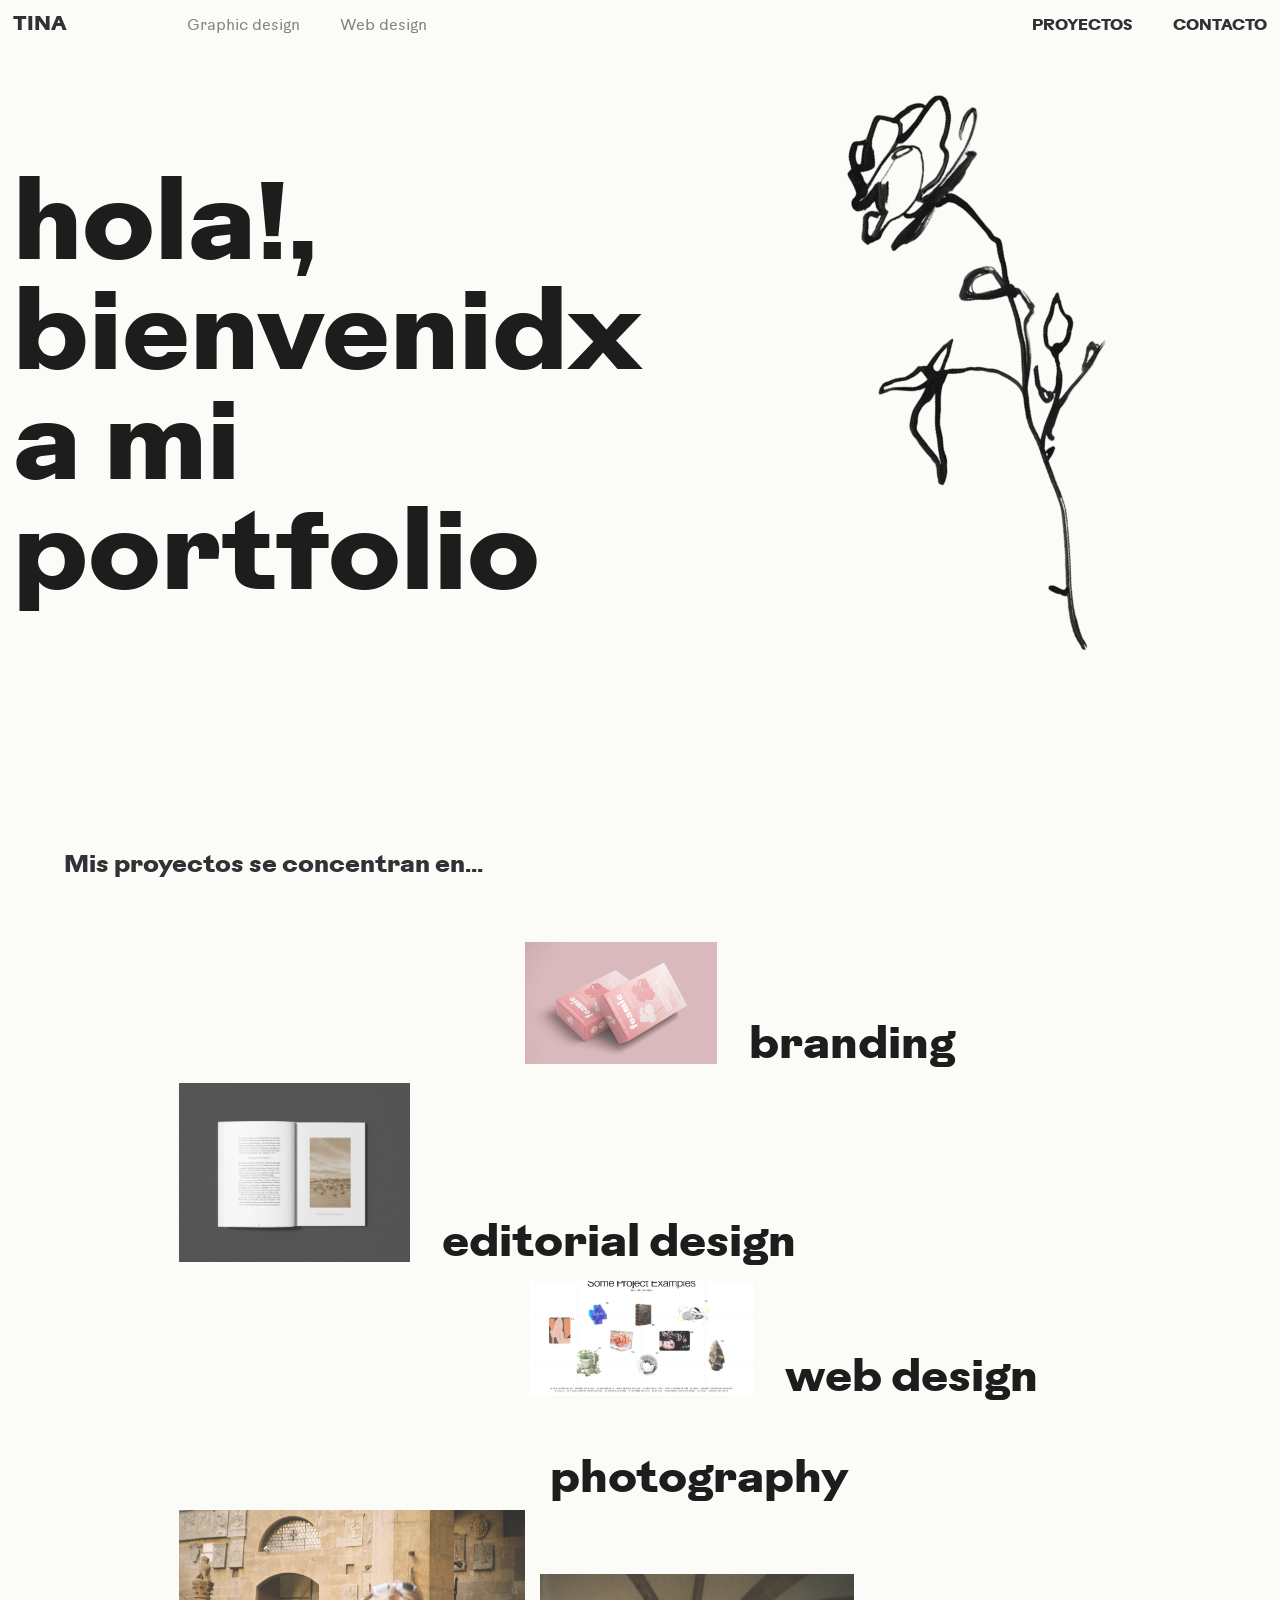
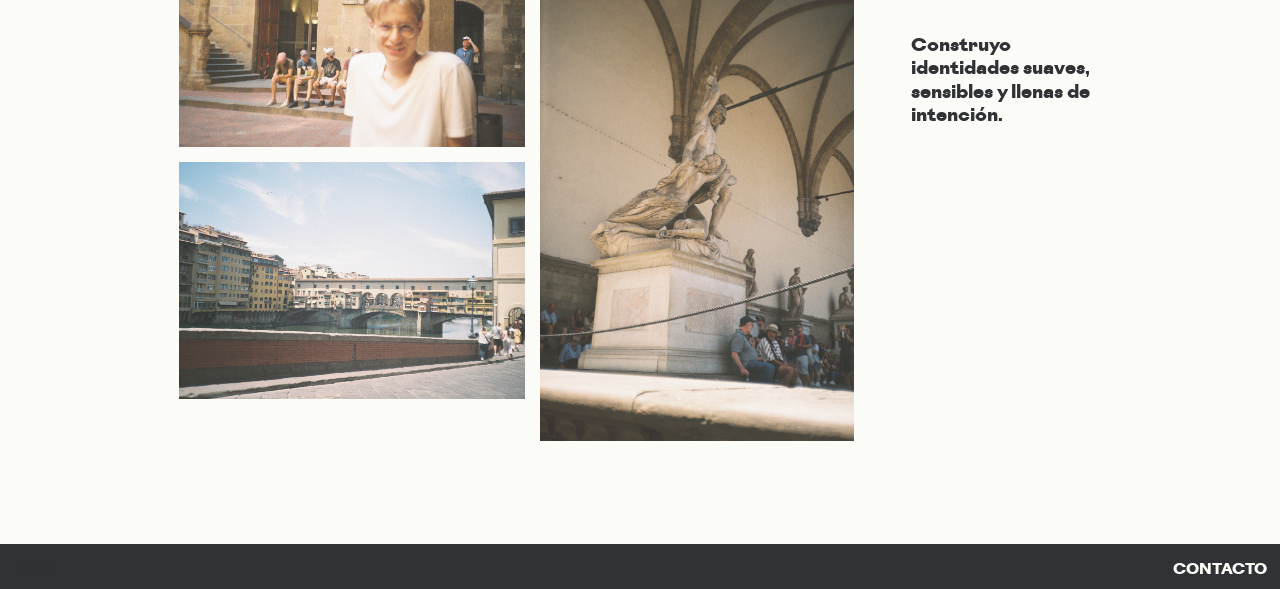
<file: index.html>
<!DOCTYPE html>
<html lang="en">
<head>
    <meta charset="UTF-8">
    <meta name="viewport" content="width=device-width, initial-scale=1.0">
    <title>Document</title>
    <link rel="stylesheet" href="css/estilo.css">
</head>
<body>

 <header>

        <a href="index.html" class="logo">TINA</a>

        <nav class="categorias">
            <ul>
                <li><a href="Pagina_graphic_design.html">Graphic design</a></li>
                <li><a href="web-design.html">Web design</a></li>
            </ul>
        </nav>

        <nav class="menu">
            <ul>
                <li><a href="Pagina_proyectos.html">PROYECTOS</a></li>
                <li><a href="Pagina_contactos.html">CONTACTO</a></li>
            </ul>
        </nav>

    </header>

 
    <main>

        <section class="contenido">
            <h1>hola!, bienvenidx a mi portfolio</h1>
            <img src="img/flor.png" alt="florecita dibujada">
        </section>

        <section class="frasecilla">
            <p>Mis proyectos se concentran en...</p>
        </section>

        <section class="areas">

            <a href="Pagina_graphic_design.html" class="area area-branding">
                <img src="img/Foamie_mockup.png" alt="Foamie, identidad gráfica">
                <span>branding</span>
            </a>

            <a href="Pagina_graphic_design.html" class="area area-editorial">
                <img src="img/PAGINA3.png" alt="Diseño editorial">
                <span>editorial design</span>
            </a>

            <a href="web-design.html" class="area area-web">
                <img src="img/Webdesign.jpg" alt="Proyectos de diseño web">
                <span>web design</span>
            </a>

            <div class="fotografia">
                <a href="Pagina_proyectos.html" class="area-foto">photography</a>

                <div class="fotos">
                    <div class="fotos-izq">
                        <img src="img/146075_004.JPG" alt="Fotografía 1">
                        <img src="img/146075_008.JPG" alt="Fotografía 2">
                    </div>

                    <div class="foto-alta">
                        <p>Construyo identidades suaves, sensibles y llenas de intención.</p>
                        <img src="img/146075_010.JPG" alt="Fotografía 3">
                    </div>
                </div>
            </div>

        </section>

    </main>

<footer>
    <a href="index.html" class="logo">TINA</a>
    <nav class="contacto?">
        <a href="contacto.html">CONTACTO</a>
    </nav>
    </footer>
</body>
</file>
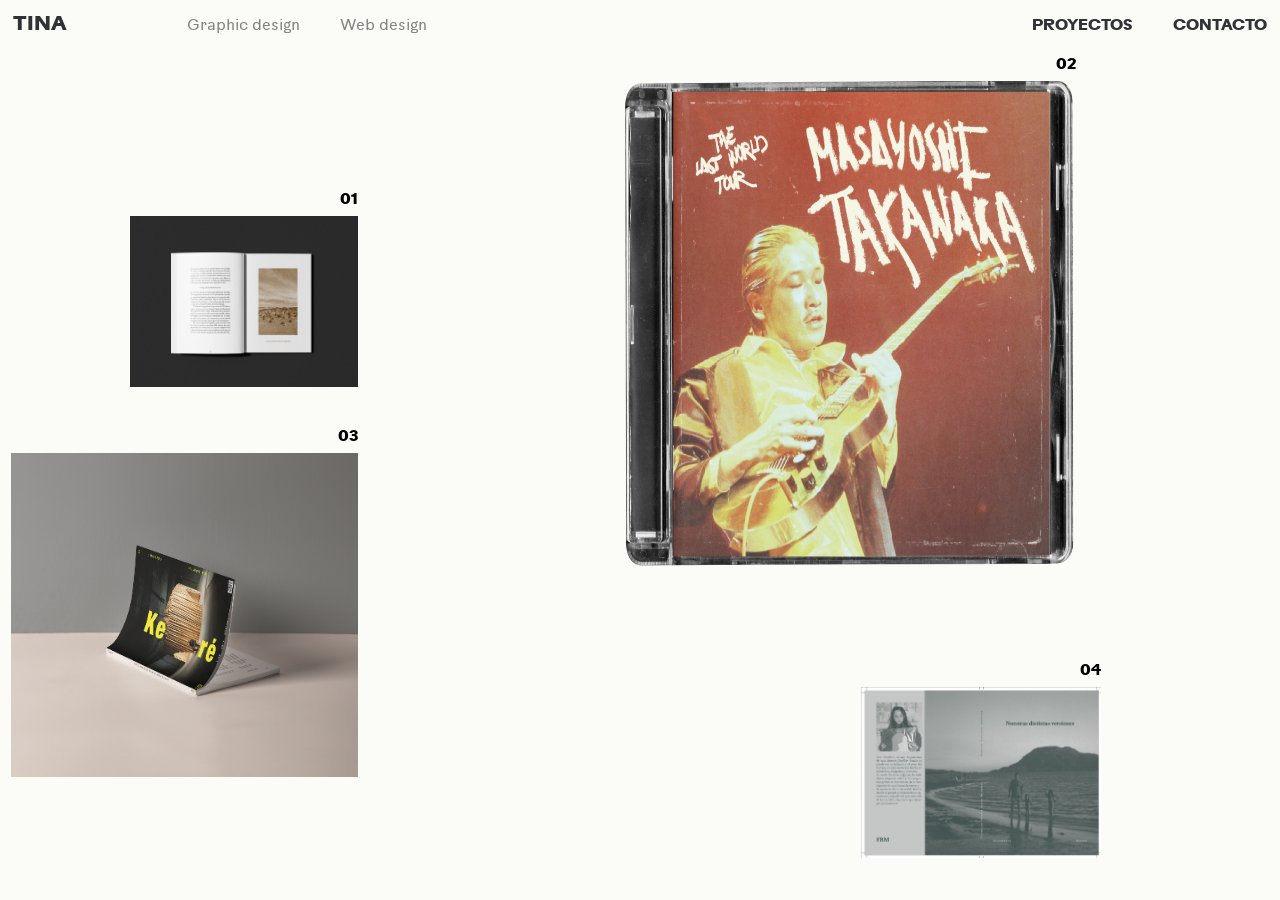
<file: index_2Paginaproyectos.html>
<!DOCTYPE html>
<html lang="en">
<head>
    <meta charset="UTF-8">
    <meta name="viewport" content="width=device-width, initial-scale=1.0">
    <title>Document</title>
    <link rel="stylesheet" href="css/estilo.css">
</head>
<body>

 <header>

        <a href="index.html" class="logo">TINA</a>

        <nav class="categorias">
            <ul>
                <li><a href="graphic-design.html">Graphic design</a></li>
                <li><a href="web-design.html">Web design</a></li>
            </ul>
        </nav>

        <nav class="menu">
            <ul>
                <li><a href="proyectos.html">PROYECTOS</a></li>
                <li><a href="contacto.html">CONTACTO</a></li>
            </ul>
        </nav>

    </header>

 <main>
 <section class="galeria" id="proyectos">

    <div class="col col-1">
        <figure class="proyecto p01">
            <span class="num">01</span>
            <img src="img/PAGINA3.png" alt="">
        </figure>
        <figure class="proyecto p03">
            <span class="num">03</span>
            <img src="img/CoverMagazine.png" alt="">
        </figure>
    </div>

    <div class="col col-3">
        <figure class="proyecto p02">
            <span class="num">02</span>
            <img src="img/CD takanaka.png" alt="">
        </figure>
        <figure class="proyecto p04">
            <span class="num">04</span>
            <img src="img/Cubierta_fotolibro.png" alt="">
        </figure>
    </div>

</section>
    </main>

</body>
</file>
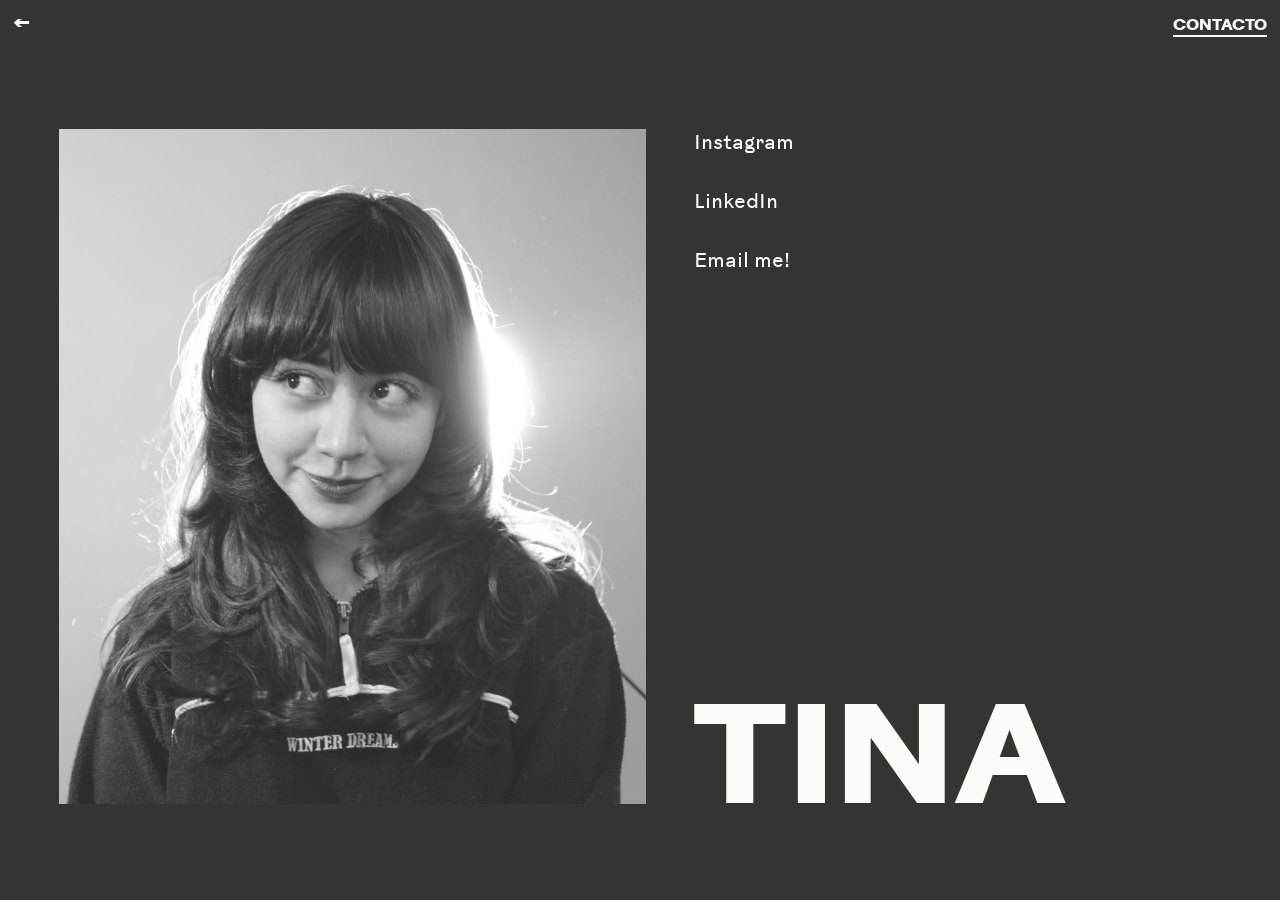
<file: Pagina_contactos.html>
<!DOCTYPE html>
<html lang="en">
<head>
    <meta charset="UTF-8">
    <meta name="viewport" content="width=device-width, initial-scale=1.0">
    <title>Document</title>
    <link rel="stylesheet" href="css/estilo.css">
</head>
<body class="oscuro">

 <header>
        <a href="index.html" class="flecha">←</a>


        <nav class="menu">
            <ul>
                <li><a href="contacto.html"class="activo">CONTACTO</a></li>
            </ul>
        </nav>

    </header>

 <main>
 <section class="contacto">

    <div class="retrato">
    <img src="img/Carita tinita.png" alt="Retrato de Tina">
    </div>


    <div class="enlaces">
        <a href="https://instagram.com/httinaa" class="href"><span>Instagram</span></a>
        <a href="" class="href">LinkedIn</a>
        <a href="mailto:florentinabm4@gmail.com" class="href">Email me!</a>
        <span class="firma">TINA</span>
    </div>
</section>
    
    </main>

</body>
</file>
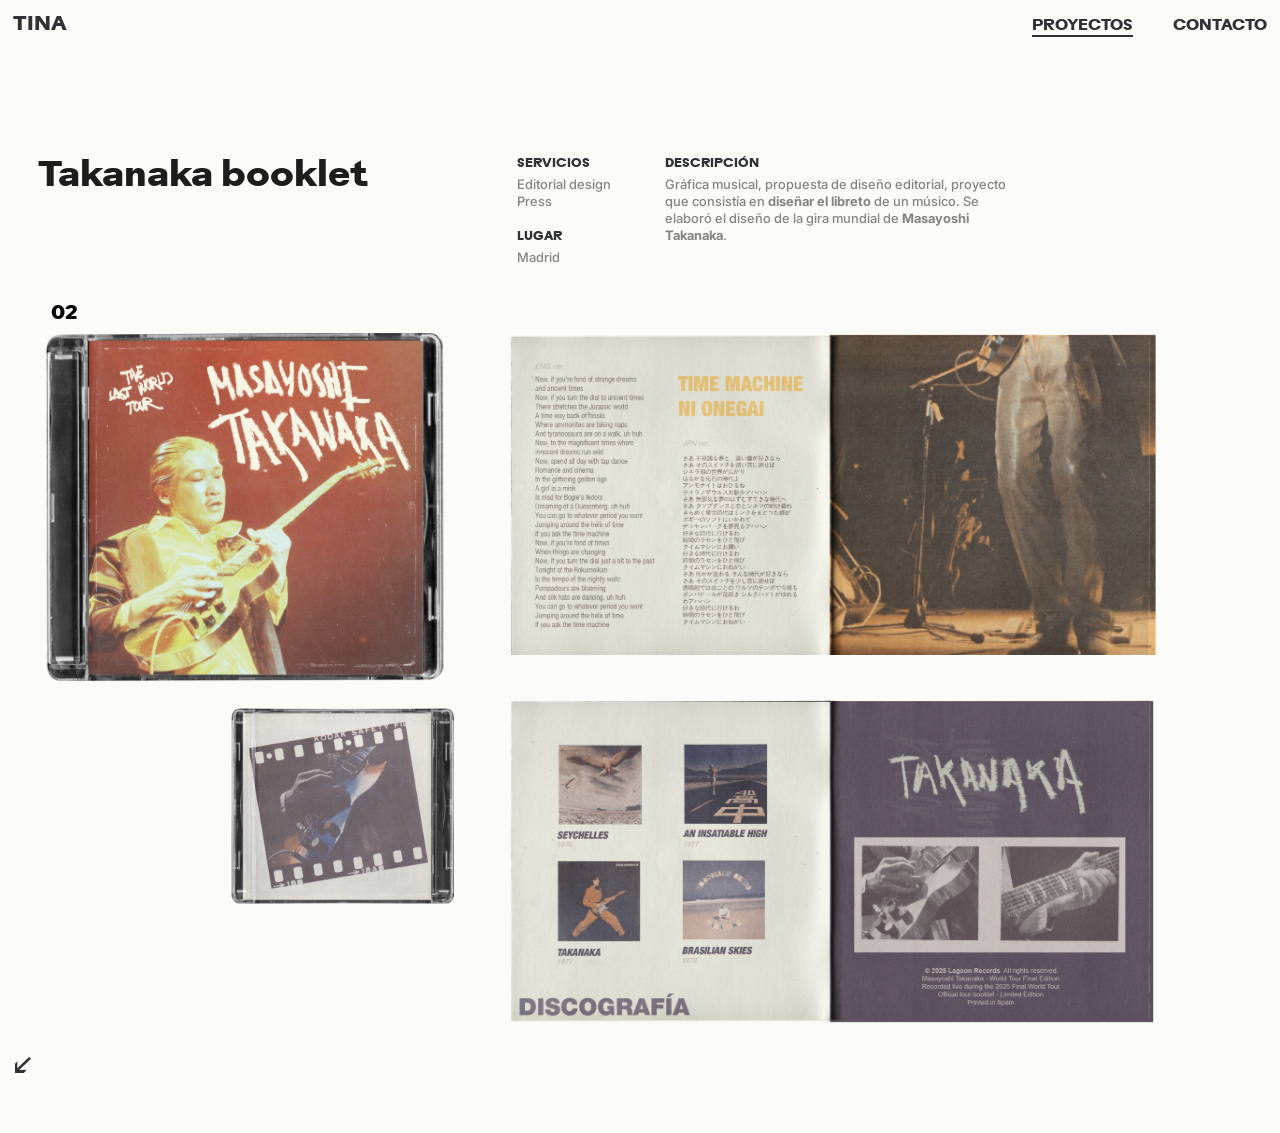
<file: Pagina_detalle_1.html>
<!DOCTYPE html>
<html lang="en">
<head>
    <meta charset="UTF-8">
    <meta name="viewport" content="width=device-width, initial-scale=1.0">
    <title>Document</title>
    <link rel="stylesheet" href="css/estilo.css">
</head>
<body>

 <header>

        <a href="index.html" class="logo">TINA</a>


        <nav class="menu">
            <ul>
                <li><a href="Pagina_proyectos.html" class="activo">PROYECTOS</a></li>
                <li><a href="Pagina_contactos.html">CONTACTO</a></li>
            </ul>
        </nav>

    </header>
<main>

    <section class="Titulo-ficha">
        <h1>Takanaka booklet</h1>

        <div class="ficha-datos">
            <h2>Servicios</h2>
            <p>Editorial design<br>Press</p>
            <h2>Lugar</h2>
            <p>Madrid</p>
        </div>

        <div class="ficha-descripcion">
            <h2>Descripción</h2>
            <p>Gráfica musical, propuesta de diseño editorial, proyecto que consistía en <span>diseñar el libreto</span> de un músico. Se elaboró el diseño de la gira mundial de <span>Masayoshi Takanaka</span>.</p>
        </div>
    </section>

    <span class="n-proyecto">02</span>
  <section class="piezas">
        <div class="piezas-izq">
            <img class="cd-grande" src="img/CD takanaka.png" alt="Portada del CD de Takanaka">
            <img class="cd-pequeno" src="img/CD takanaka detrás.png" alt="Contraportada CD de Takanaka">
        </div>

        <div class="piezas-der">
            <img src="img/Pagina 6.png" alt="Libreto muestra página">
            <img src="img/Pagina 7.png" alt="Libreto muestra de página">
        </div>
    </section>

    <a href="Pagina_proyectos.html" class="volver">↙</a>
    </main>

</body>
</file>
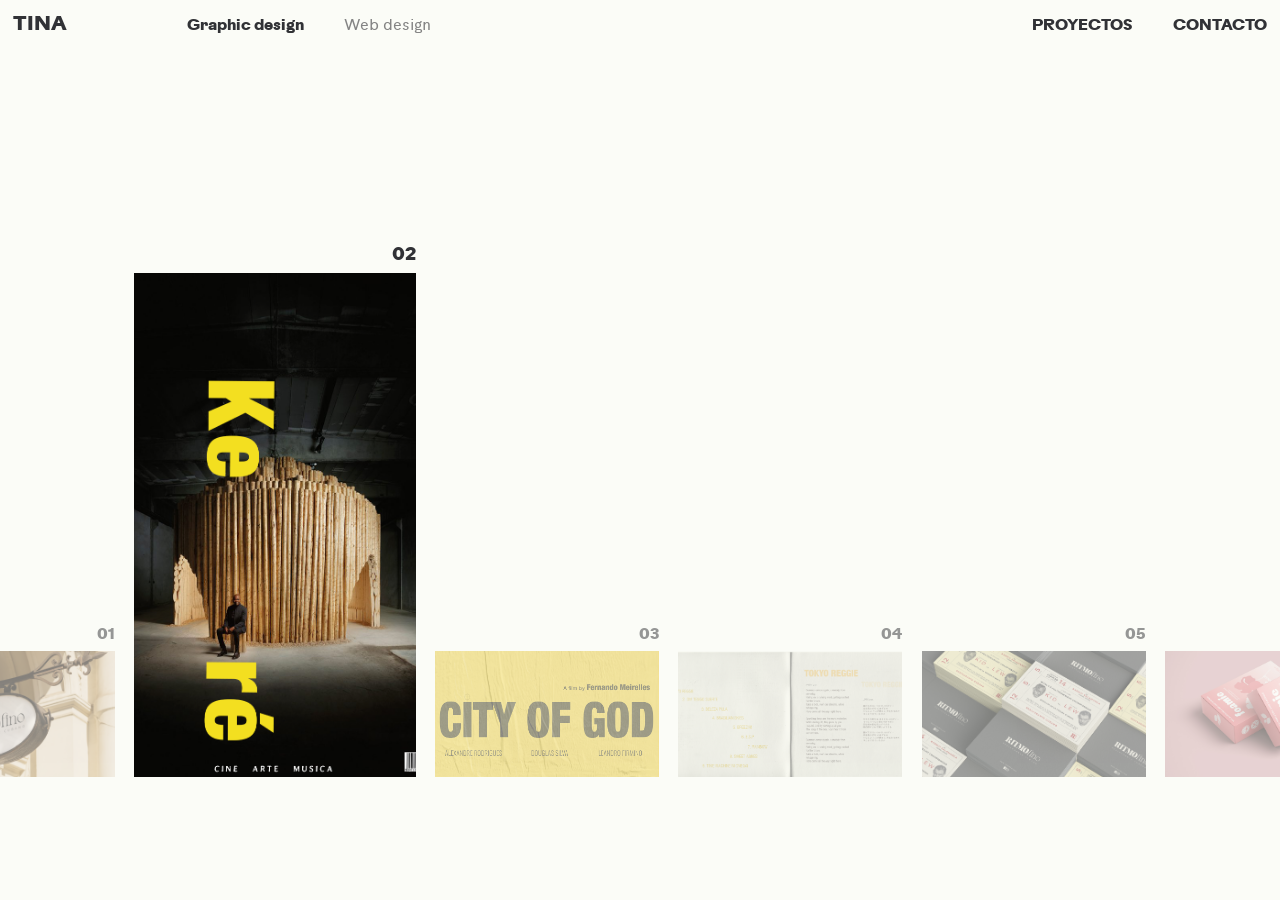
<file: Pagina_graphic_design.html>
<!DOCTYPE html>
<html lang="en">
<head>
    <meta charset="UTF-8">
    <meta name="viewport" content="width=device-width, initial-scale=1.0">
    <title>Document</title>
    <link rel="stylesheet" href="css/estilo.css">
</head>
<body>

 <header>

        <a href="index.html" class="logo">TINA</a>

        <nav class="categorias">
            <ul>
                <li><a href="graphic-design.html" class="activo">Graphic design</a></li>
                <li><a href="web-design.html">Web design</a></li>
            </ul>
        </nav>

        <nav class="menu">
            <ul>
                <li><a href="Pagina_proyectos.html">PROYECTOS</a></li>
                <li><a href="Pagina_contactos.html">CONTACTO</a></li>
            </ul>
        </nav>

    </header>

 <main>

 <section class="carrusel">
    <div class="fila">

        <a href="Pagina_detalle_1.html" class="imagen-diseno">
            <span class="num-diseno">01</span>
            <img src="img/RITMOFINO_rótulo.png" alt="Rótulo de restaurante">
        </a>

        <a href="Pagina_detalle_2.html" class="imagen-diseno activa">
            <span class="num-diseno">02</span>
            <img src="img/Keré_portada.png" alt="Revista Keré">
        </a>

        <a href="Pagina_detalle_3.html" class="imagen-diseno">
            <span class="num-diseno">03</span>
            <img src="img/Ciudad_de_dios.png" alt="Cartel película Ciudad de dios">
        </a>

        <a href="Pagina_detalle_1.html" class="imagen-diseno">
            <span class="num-diseno">04</span>
            <img src="img/Pagina 2.png" alt="Masayoshi Takanaka booklet">
        </a>

        <a href="Pagina_detalle_5.html" class="imagen-diseno">
            <span class="num-diseno">05</span>
            <img src="img/Tarjetas_visita_RF.png" alt="Ritmofino, tarjetas de visita">
        </a>

        <a href="Pagina_detalle_6.html" class="imagen-diseno">
            <span class="num-diseno">06</span>
            <img src="img/Foamie_mockup.png" alt="Foamie identidad Gráfica">
      </a>

    </div>
</section>

    </main>

</body>
</file>
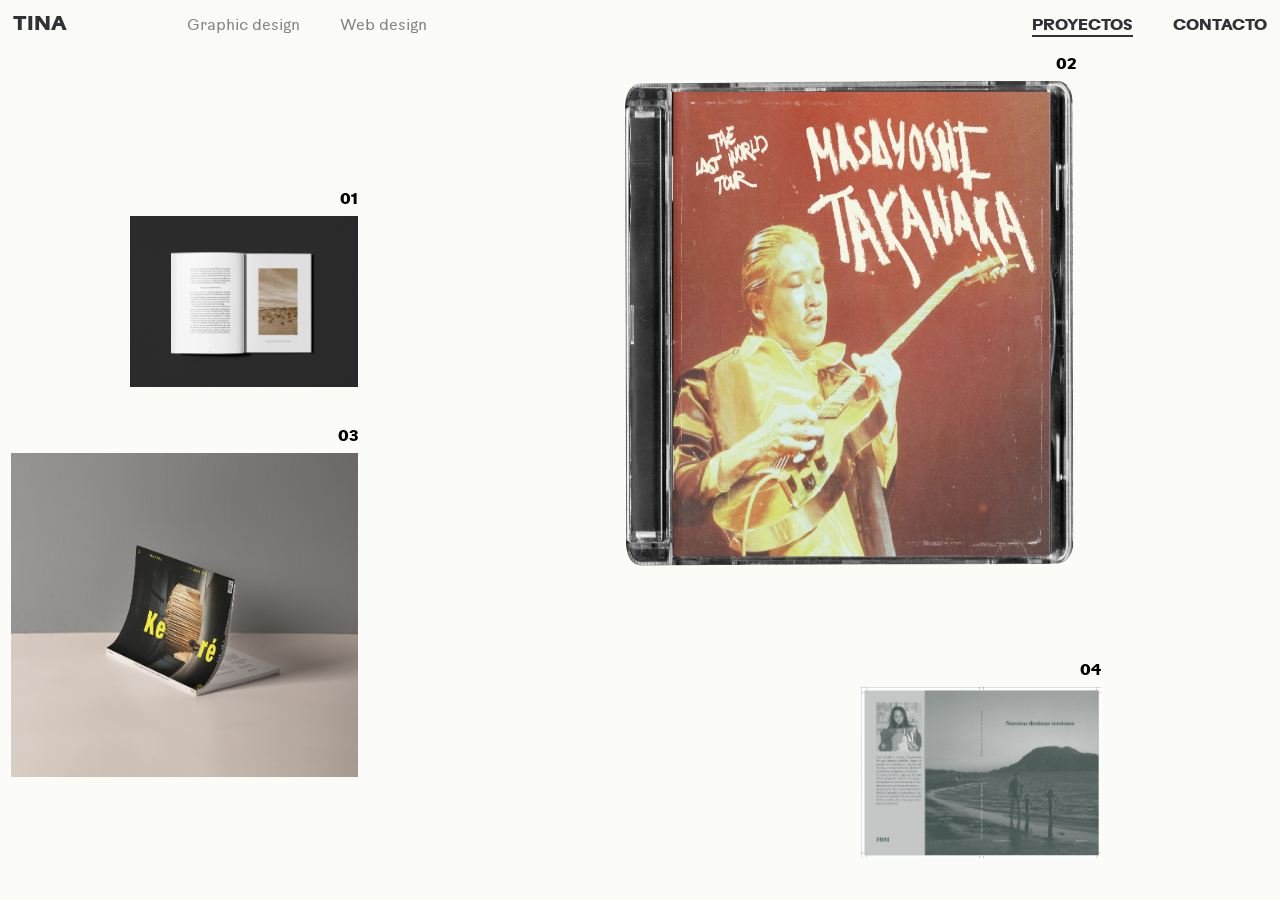
<file: Pagina_proyectos.html>
<!DOCTYPE html>
<html lang="en">
<head>
    <meta charset="UTF-8">
    <meta name="viewport" content="width=device-width, initial-scale=1.0">
    <title>Document</title>
    <link rel="stylesheet" href="css/estilo.css">
</head>
<body>

 <header>

        <a href="index.html" class="logo">TINA</a>

        <nav class="categorias">
            <ul>
                <li><a href="Pagina_graphic_design.html">Graphic design</a></li>
                <li><a href="web-design.html">Web design</a></li>
            </ul>
        </nav>

        <nav class="menu">
            <ul>
                <li><a href="Pagina_proyectos.html" class="activo">PROYECTOS</a></li>
                <li><a href="Pagina_contactos.html">CONTACTO</a></li>
            </ul>
        </nav>

    </header>

 <main>
 <section class="galeria" id="proyectos">

    <div class="col col-1">
        <figure class="proyecto p01">
            <span class="num">01</span>
            <img src="img/PAGINA3.png" alt="">
        </figure>
        <figure class="proyecto p03">
            <span class="num">03</span>
            <img src="img/CoverMagazine.png" alt="">
        </figure>
    </div>

    <div class="col col-3">
        <figure class="proyecto p02">
    <a href="Pagina_detalle_1.html">
        <span class="num">02</span>
        <img src="img/CD takanaka.png" alt="Takanaka booklet">
    </a>
</figure>
        <figure class="proyecto p04">
            <span class="num">04</span>
            <img src="img/Cubierta_fotolibro.png" alt="">
        </figure>
    </div>

</section>
    </main>

</body>
</file>
<file: css/estilo.css>
*{
    margin: 0;
    padding: 0;
    box-sizing: border-box;

}
@font-face {
    font-family: 'Rauschen_B';
    src: url('../fonts/Rauschen/RauschenA-DEMO-Bold.ttf');
    font-weight: 600;
    font-style: bold;
}

@font-face {
    font-family: 'Rauschen_B';
    src: url('../fonts/Rauschen/RauschenA-DEMO-Regular.ttf');
    font-weight: 400;
    font-style: normal;
}

@font-face {
    font-family: 'Inter';
    src: url('../fonts/Inter/Inter_18pt-Medium.ttf');
    font-weight: 500;
    font-style: normal;
}

@font-face {
    font-family: 'Inter';
    src: url('../fonts/Inter/Inter_18pt-Bold.ttf');
    font-weight: 700;
    font-style: normal;
}

body {
    font-family: 'Rauschen_B', sans-serif;
    background-color: #FBFCF7;
    font-size: 20px;
    width: 100%;
    display: flex;
    flex-direction: column;
}

header {
    display: flex;
    align-items: center;
    gap: 120px;
    padding: 10px 1%;
    position: relative;
    z-index: 10;

}

header ul {
    display: flex;
    list-style: none;
    gap: 40px;
}


/* Menú a la derecha */
.menu {
    margin-left: auto;
}

/* TINA */

.logo {
    font-family: 'Rauschen_B', sans-serif;
    font-weight: 600;
    color: #313236;
    list-style:none;
    text-decoration: none;

}

/* CATEGORÍAS */

.categorias a {
    font-weight: 400;
    font-size: 15px;
    color: #848484;
    text-decoration: none;
    gap: 100px;
}

.categorias a.activo {
    font-weight: 600;
    font-size: 15px;
    color: #313236;
    text-decoration: none;
    gap: 100px;
}


.menu a.activo {
    border-bottom: 2px solid #313236;
    padding-bottom: 1px;
}

.menu ul {
    gap: 40px;
}

.menu a {
    font-weight: 600;
    font-size: 15px;
    color: #313236;
    text-decoration: none;

}

main {
    flex: 1;
}

.contenido {
    height: 100%;
    display: flex;
    justify-content:space-between -50%;
    align-items: flex-end;
    padding: 0 1%;
}



.contenido h1 {
    color: #1d1d1d;
    font-family: 'Rauschen_B', sans-serif;
    font-size: clamp(48px, 9vw, 110px);
    font-weight: 600;
    line-height: 1;
    max-width: 10ch;
    align-self: center;
}

.contenido img {
    display: block;
    width: 45%;
    max-height: 75vh;
    transform: rotate(346deg);
    object-fit: contain;
}


/*Página de inicio, parte de areas*/

.frasecilla {
    padding: 10vw 5% 0;
}

.frasecilla p {
    font-size: 24px;
    font-weight: 600;
    color: #313236;
}

.areas {
    display: flex;
    flex-direction: column;
    gap: 1.5vw;
    padding: 5vw 0 8vw;
}

.area {
    display: flex;
    align-items: flex-end;
    gap: 2.5vw;
    color: #1d1d1d;
    text-decoration: none;
}

.area img {
    display: block;
    object-fit: cover;
    opacity: 0.8;
}

.area span,
.area-foto {
    font-size: clamp(20px, 3.4vw, 52px);
    font-weight: 600;
    line-height: 1;
}

.area:hover span,
.area-foto:hover {
    text-decoration: underline;
}

.area-branding {
    align-self: flex-start;
    margin-left: 41%;
}

.area-branding img {
    width: 15vw;
    height: 9.5vw;
}

.area-editorial {
    align-self: flex-start;
    margin-left: 14%;
}

.area-editorial img {
    width: 18vw;
    height: 14vw;
}

.area-web {
    align-self: flex-start;
    margin-left: calc(60% - 18.7vw);
}

.area-web img {
    width: 17.5vw;
    height: 9vw;
}

/* Fotografía */

.fotografia {
    display: flex;
    flex-direction: column;
    margin-left: 14%;
    margin-top: 3vw;
}

.area-foto {
    margin-left: 29vw;
    color: #1d1d1d;
    text-decoration: none;
}

.fotos {
    display: flex;
    align-items: flex-start;
    gap: 1.2vw;
    margin-top: 1vw;
}

.fotos-izq {
    display: flex;
    flex-direction: column;
    gap: 1.2vw;
}

.fotos img {
    display: block;
    object-fit: cover;
    opacity: 0.8;
}

.fotos-izq img {
    width: 27vw;
    height: 18.5vw;
}

.foto-alta {
    position: relative;
    margin-top: 5vw;
}

.foto-alta img {
    position: relative;
    z-index: 1;
    width: 24.5vw;
    height: 36.5vw;
}

.foto-alta p {
    position: absolute;
    z-index: 0;
    top: 4.6vw;
    left: 100%;
    width: 15vw;
    margin-left: 4.5vw;
    font-size: clamp(12px, 1.4vw, 18px);
    font-weight: 600;
    line-height: 1.3;
    color: #313236;
}

footer {
    background-color: #313236;
    display: flex;
    justify-content: space-between;
    align-items: center;
    padding: 10px 1%;
}

footer a {
    font-size: 15px;
    font-weight: 600;
    color: #FBFCF7;
    text-decoration: none;
}

.galeria {
    display: flex;
    height: calc(100dvh - 60px);
}

.col {
    display: flex;
    flex-direction: column;
    height: 100%;
}

.col-1 { flex: 0 0 28%; }
.col-3 { flex: 0 0 39%; margin-left: 19%; }

.proyecto img {
    display: block;
    width: auto;
    max-width: 100%;
}

.num {
    display: block;
    text-align: right;
    font-weight: 600;
    font-size: 15px;
    margin-bottom: 8px;
}

/* columna izquierda */
.p01 { 
    align-self: flex-end; margin-top: 16vh; }
.p01 img { 
    height: 19vh; }

.p03 { 
    align-self: flex-end; margin-top: auto; margin-bottom: 12vh; margin-left: 3%; }
.p03 img { 
    height: 36vh; }

/* columna derecha */
.p02 { 
    align-self: flex-end; margin-top: 1vh; }
.p02 img { 
    height: 54vh; }
.p02 .num{ 
    margin-right:5%;}

.p04 { 
    align-self: flex-end; margin-top: auto; margin-bottom: 3vh; }
.p04 img { 
    height: 19vh; }

    .proyecto a {
    color: inherit;
    text-decoration: none;
}

    /*Página de contacto*/

body.oscuro {
    background-color: #333532;
    min-height: 100dvh;
}

body.oscuro .menu a,
/*Cambiar flecha a icono despues!!!*/
body.oscuro .flecha {
    color: #FBFCF7;
    text-decoration: none;
    font-weight: 600;
}

body.oscuro .menu a.activo {
    border-bottom-color: #FBFCF7;
}

body.oscuro main {
    display: flex;
    justify-content: center;
    align-items: center;
    padding: 0 1% 1%;
}

.contacto{
    display: flex;
    align-items: stretch;
    gap: 5%;
    position: relative;
    left: -8%;
}

.retrato{
    position: relative;
}


.retrato img{
    display: block;
    height: 75vh;
    width: auto;
}

.firma{
    margin-top: auto;
    align-self: flex-end;
    position:relative;
    color: #FBFCF7;
    font-family: 'Rauschen_B', sans-serif;
    font-weight: 600;
    font-size: clamp(80px, 11vw, 180px);
    line-height: 0.75;

}

.enlaces{
    display: flex;
    flex-direction: column;
    gap: 34px;
    min-width: 29vw;
}

.enlaces a {
    color: #FBFCF7;
    text-decoration: none;
    font-size: 1em;
}

.ig { position: relative; }
.ig span { display: none; position: absolute; left: 100%; top: 0; margin-left: 10px; font-size: 12px; }
.ig:hover span { display: block; }

/* Página de proyecto DETALLE*/

.Titulo-ficha {
    display: flex;
    align-items: flex-start;
    gap: 2%;
    padding: 110px 2% 0;
}

.Titulo-ficha h1 {
    flex: 0 0 38%;
    padding: 0px 1% 0;
    font-size: clamp(36px, 2.5vw, 64px);
    font-weight: 600;
    line-height: 1;
    color: #1d1d1d;
}

.ficha-datos {
    flex: 0 0 10%;
}
.ficha-datos p {
    font-family: 'Inter', sans-serif;
}

.ficha-descripcion {
    flex: 0 0 28%;
}

.Titulo-ficha h2 {
    font-family: 'Rauschen_B', sans-serif;
    font-size: 12px;
    font-weight: 600;
    text-transform: uppercase;
    color: #313236;
    margin-bottom: 6px;
}

.Titulo-ficha p {
    font-size: 13px;
    line-height: 1.3;
    color: #848484;
    margin-bottom: 18px;
}

.ficha-descripcion p {
    font-family: 'Inter', sans-serif;
    color: #848484;
    font-weight: 400;
}

.ficha-descripcion span {
    font-weight: 700;
}

.n-proyecto {
    display: block;
    padding: 15px 4% 9px;
    font-weight: 600;
    font-size: 20px;
}

.piezas {
    display: flex;
    align-items: flex-start;
    gap: 1%;
    padding: 0 2%;
}

.piezas img {
    display: block;
    width: 100%;
    height: auto;
}

.piezas-izq {
    flex: 0 0 36%;
    display: flex;
    flex-direction: column;
    gap: 2vw;
}

.piezas-izq .cd-pequeno {
    width: 56%;
    align-self: flex-end;
}

.piezas-der {
    flex: 0 0 57%;
    display: flex;
    flex-direction: column;
    gap: 45px;
    
}

.volver {
    display: block;
    padding: 20px 1% 50px;
    font-size: 30px;
    color: #313236;
    text-decoration: none;
}

/*Página de graphic design, con su galeria de imágenes!!*/

.carrusel {
    height: calc(100dvh - 60px);
    overflow: hidden;
    display: flex;
    justify-content: center;
    align-items: flex-end;
    padding-bottom: 12vh;
}

.fila {
    flex: 0 0 auto;
    display: flex;
    align-items: flex-end;
    gap: 1.5vw;
}

.imagen-diseno {
    flex: 0 0 auto;
    display: block;
    opacity: 0.5;
    color: #313236;
    text-decoration: none;
    transition: opacity 0.3s;
}

.imagen-diseno img {
    display: block;
    width: 17.5vw;
    height: 14vh;
    object-fit: cover;
    transition: width 0.3s, height 0.3s;
    object-position: bottom;
}

.num-diseno {
    display: block;
    text-align: right;
    font-weight: 600;
    font-size: 15px;
    margin-bottom: 8px;
}

.imagen-diseno.activa {
    opacity: 1;
}

.imagen-diseno.activa img {
    height: 56vh;
    width: 22vw;
}

.imagen-diseno.activa .num-diseno {
    font-size: 18px;
}

/* Parte responsive*/

@media (max-width: 768px) {

    body { font-size: 18px; }

    /* header: logo y menú arriba, categorías debajo */
    header {
        flex-wrap: wrap;
        gap: 12px 24px;
        padding: 12px 5%;
    }

    header ul,
    .menu ul { gap: 20px; }

    .categorias {
        order: 3;
        width: 100%;
    }

    footer { padding: 12px 5%; }

    /* inicio */
    .contenido {
        flex-direction: column;
        align-items: flex-start;
        gap: 24px;
        padding: 24px 5% 0;
    }

    .contenido h1 { align-self: flex-start; }

    .contenido img {
        width: 80%;
        max-height: 50vh;
        align-self: flex-end;
    }

    .frasecilla { padding: 80px 5% 0; }

    .areas {
        gap: 28px;
        padding: 40px 0 60px;
    }

    .area { gap: 4vw; }
    .area img { flex-shrink: 0; }

    .area span,
    .area-foto { font-size: 26px; }

    .area-branding { margin-left: 20%; }
    .area-editorial { margin-left: 5%; }
    .area-web { margin-left: 12%; }

    .area-branding img { width: 40vw; height: 27vw; }
    .area-editorial img { width: 42vw; height: 32vw; }
    .area-web img { width: 40vw; height: 22vw; }

    .fotografia {
        margin-left: 5%;
        margin-top: 8px;
    }

    .area-foto { margin-left: 0; }

    .fotos {
        gap: 3vw;
        margin-top: 12px;
    }

    .fotos-izq { gap: 3vw; }
    .fotos-izq img { width: 42vw; height: 29vw; }

    .foto-alta { margin-top: 0; }
    .foto-alta img { width: 42vw; height: 62vw; }

    /* la frase pasa de estar al lado a ir encima de la foto */
    .foto-alta p {
        position: static;
        width: auto;
        margin: 0 0 12px;
        font-size: 14px;
    }

    /* proyectos: una columna */
    .galeria {
        flex-direction: column;
        height: auto;
        gap: 32px;
        padding: 24px 5% 48px;
    }

    .col {
        height: auto;
        gap: 32px;
    }

    .col-1,
    .col-3 {
        flex: none;
        margin-left: 0;
    }

    .proyecto {
        align-self: stretch;
        margin: 0;
    }

    .proyecto img {
        width: 100%;
        height: auto;
    }

    /* graphic design: carrusel con scroll horizontal */
    .carrusel {
        justify-content: flex-start;
        overflow-x: auto;
        overflow-y: hidden;
        scroll-snap-type: x mandatory;
    }

    .fila {
        gap: 4vw;
        padding: 0 15vw;
    }

    .imagen-diseno {
        opacity: 1;
        scroll-snap-align: center;
    }

    .imagen-diseno img,
    .imagen-diseno.activa img {
        width: 70vw;
        height: 50vh;
    }

    .imagen-diseno.activa .num-diseno { font-size: 15px; }

    /* detalle de proyecto */
    .Titulo-ficha {
        flex-direction: column;
        gap: 20px;
        padding: 40px 5% 0;
    }

    .Titulo-ficha h1 {
        flex: none;
        padding: 0;
        font-size: 36px;
    }

    .ficha-datos,
    .ficha-descripcion { flex: none; }

    .Titulo-ficha p { font-size: 15px; }

    .n-proyecto { padding: 20px 5% 12px; }

    .piezas {
        flex-direction: column;
        gap: 24px;
        padding: 0 5%;
    }

    .piezas-izq,
    .piezas-der {
        flex: none;
        width: 100%;
    }

    .piezas-der { gap: 24px; }

    .volver { padding: 20px 5% 40px; }

    /* contacto */
    body.oscuro main {
        align-items: flex-start;
        padding: 16px 5% 32px;
    }

    .contacto {
        flex-direction: column;
        align-items: center;
        gap: 32px;
        left: 0;
    }

    .retrato img { height: 45vh; }

    .enlaces {
        min-width: 0;
        align-items: center;
        gap: 24px;
    }

    .firma {
        align-self: center;
        margin-top: 8px;
    }
}
</file>
